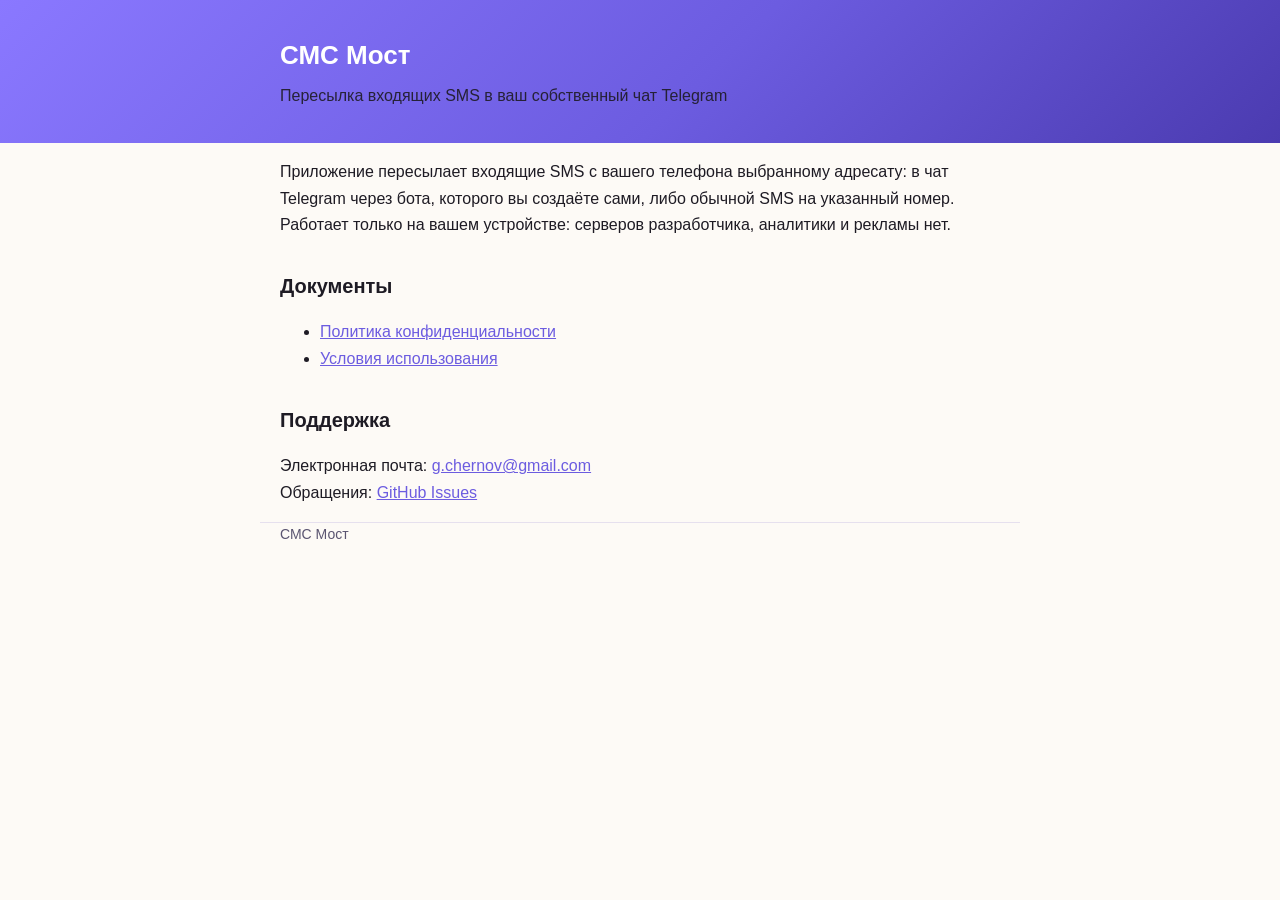
<file: index.html>
<!DOCTYPE html>
<html lang="ru">
<head>
<meta charset="utf-8">
<meta name="viewport" content="width=device-width, initial-scale=1">
<title>СМС Мост — пересылка SMS в Telegram</title>
<link rel="stylesheet" href="style.css">
</head>
<body>
<header>
  <div class="wrap">
    <h1>СМС Мост</h1>
    <p>Пересылка входящих SMS в ваш собственный чат Telegram</p>
  </div>
</header>
<main class="wrap">
  <p>Приложение пересылает входящие SMS с вашего телефона выбранному адресату: в чат
  Telegram через бота, которого вы создаёте сами, либо обычной SMS на указанный номер. Работает только на вашем устройстве: серверов разработчика,
  аналитики и рекламы нет.</p>

  <h2>Документы</h2>
  <ul>
    <li><a href="privacy.html">Политика конфиденциальности</a></li>
    <li><a href="terms.html">Условия использования</a></li>
  </ul>

  <h2>Поддержка</h2>
  <p>Электронная почта: <a href="mailto:g.chernov@gmail.com">g.chernov@gmail.com</a><br>
  Обращения: <a href="https://github.com/Komsomol39/smsrelay-releases/issues">GitHub Issues</a></p>
</main>
<footer class="wrap">СМС Мост</footer>
</body>
</html>
</file>
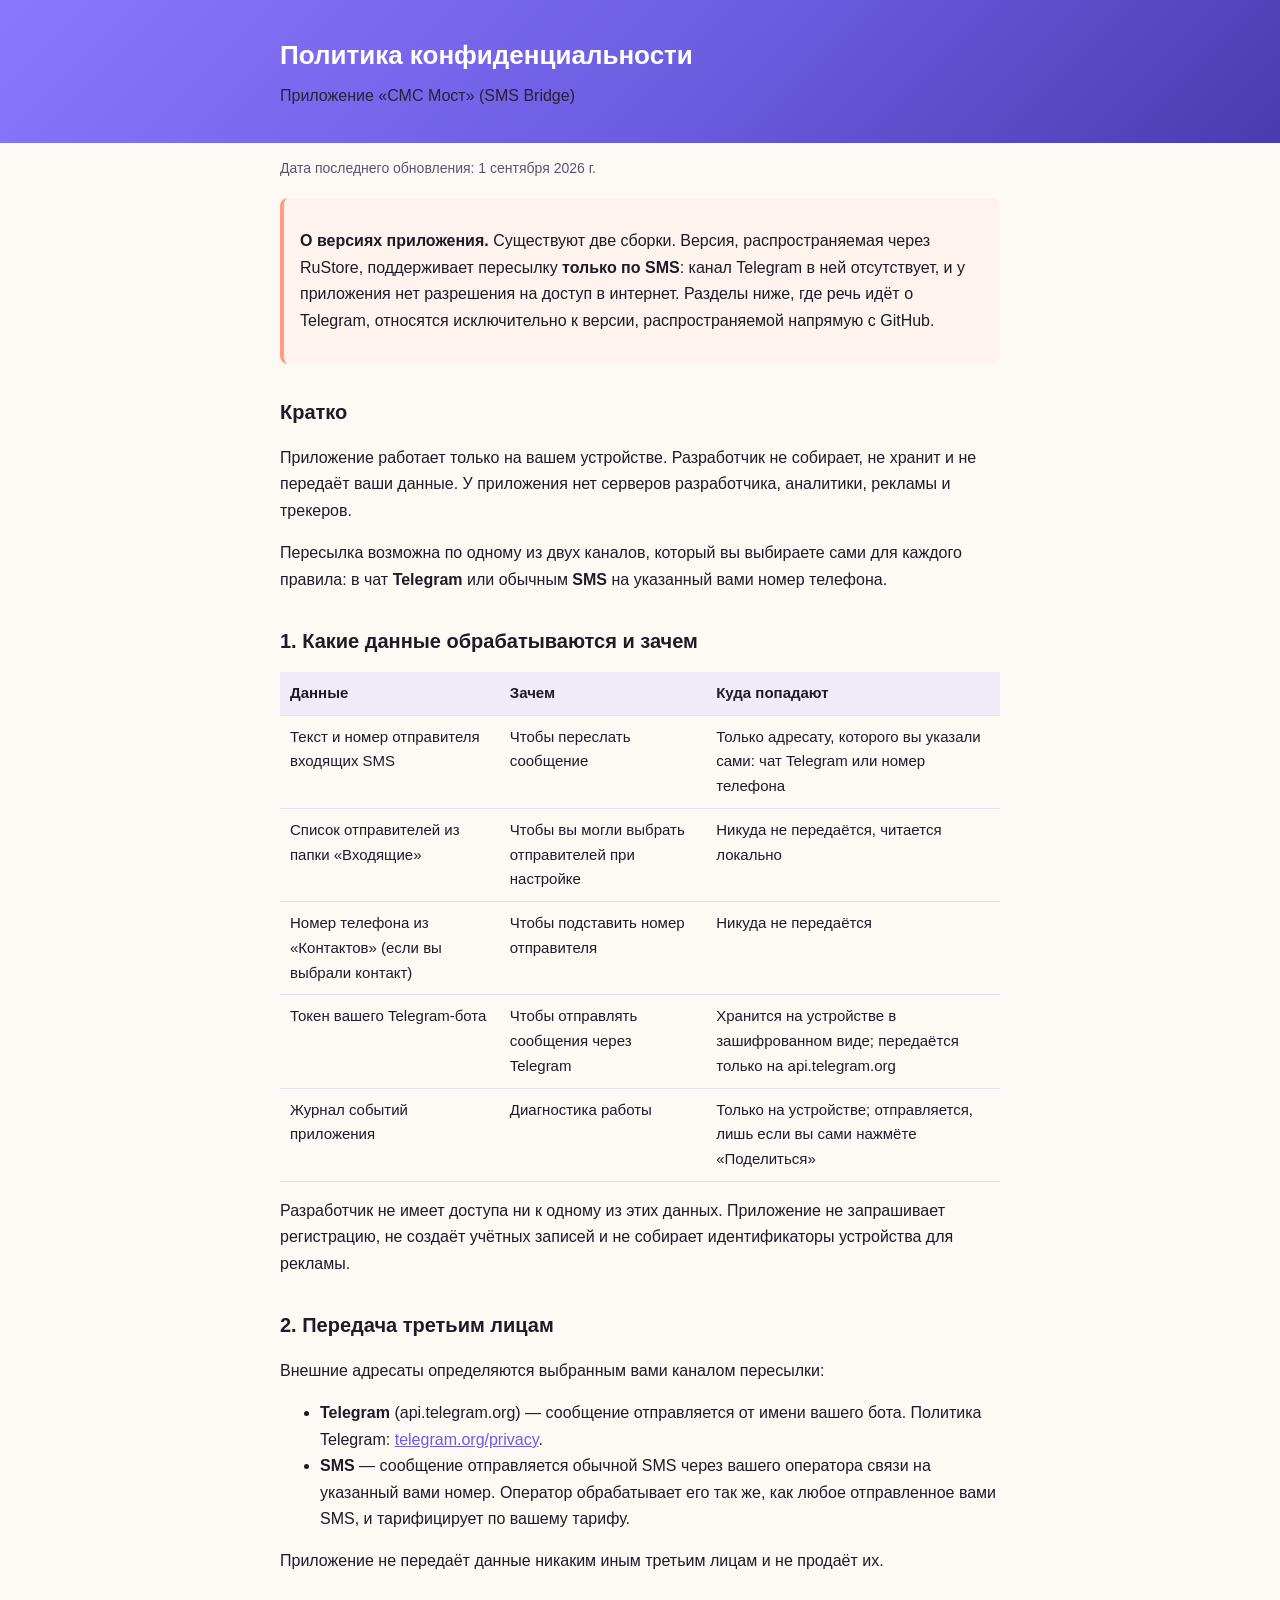
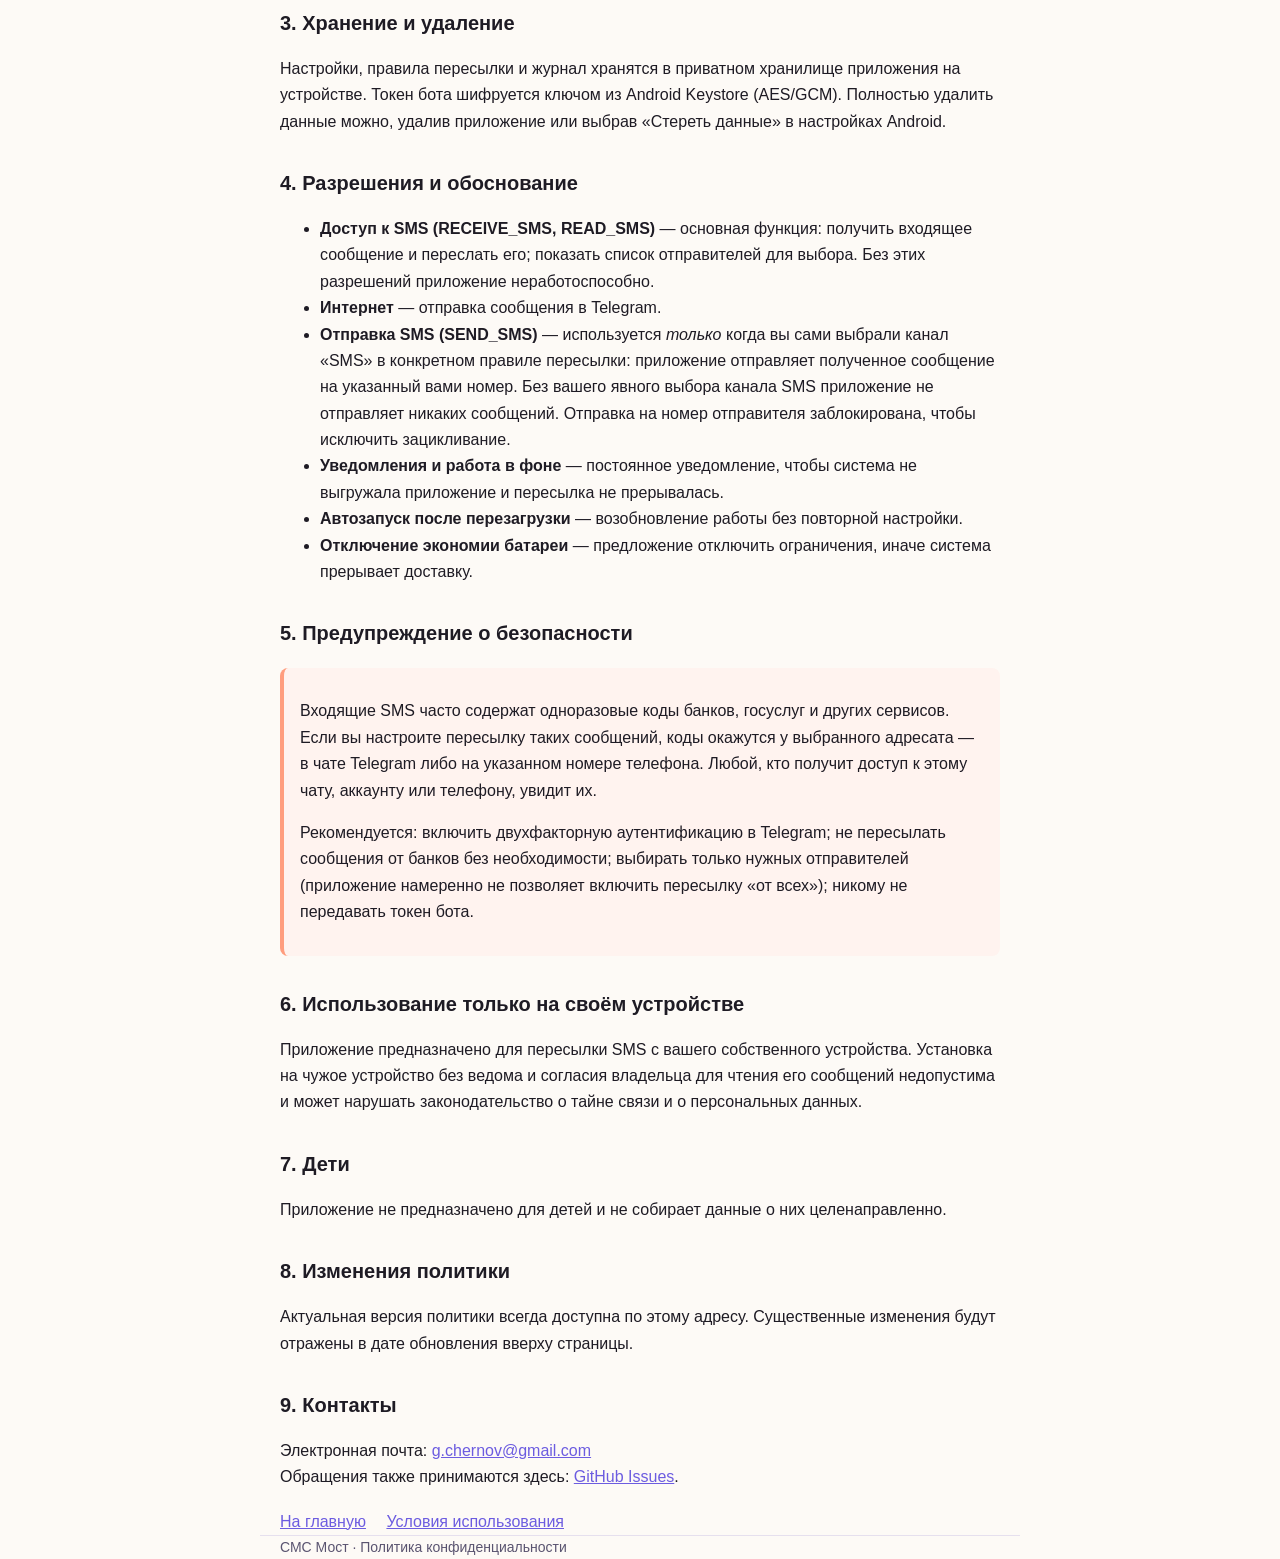
<file: privacy.html>
<!DOCTYPE html>
<html lang="ru">
<head>
<meta charset="utf-8">
<meta name="viewport" content="width=device-width, initial-scale=1">
<title>Политика конфиденциальности — СМС Мост</title>
<link rel="stylesheet" href="style.css">
</head>
<body>
<header>
  <div class="wrap">
    <h1>Политика конфиденциальности</h1>
    <p>Приложение «СМС Мост» (SMS Bridge)</p>
  </div>
</header>
<main class="wrap">
  <p class="muted">Дата последнего обновления: 1 сентября 2026 г.</p>

  <div class="note">
    <p><strong>О версиях приложения.</strong> Существуют две сборки. Версия, распространяемая
    через RuStore, поддерживает пересылку <strong>только по SMS</strong>: канал Telegram в ней
    отсутствует, и у приложения нет разрешения на доступ в интернет. Разделы ниже, где речь
    идёт о Telegram, относятся исключительно к версии, распространяемой напрямую с GitHub.</p>
  </div>

  <h2>Кратко</h2>
  <p>Приложение работает только на вашем устройстве. Разработчик не собирает, не хранит
  и не передаёт ваши данные. У приложения нет серверов разработчика, аналитики, рекламы
  и трекеров.</p>
  <p>Пересылка возможна по одному из двух каналов, который вы выбираете сами для каждого
  правила: в чат <strong>Telegram</strong> или обычным <strong>SMS</strong> на указанный
  вами номер телефона.</p>

  <h2>1. Какие данные обрабатываются и зачем</h2>
  <table>
    <tr><th>Данные</th><th>Зачем</th><th>Куда попадают</th></tr>
    <tr>
      <td>Текст и номер отправителя входящих SMS</td>
      <td>Чтобы переслать сообщение</td>
      <td>Только адресату, которого вы указали сами: чат Telegram или номер телефона</td>
    </tr>
    <tr>
      <td>Список отправителей из папки «Входящие»</td>
      <td>Чтобы вы могли выбрать отправителей при настройке</td>
      <td>Никуда не передаётся, читается локально</td>
    </tr>
    <tr>
      <td>Номер телефона из «Контактов» (если вы выбрали контакт)</td>
      <td>Чтобы подставить номер отправителя</td>
      <td>Никуда не передаётся</td>
    </tr>
    <tr>
      <td>Токен вашего Telegram-бота</td>
      <td>Чтобы отправлять сообщения через Telegram</td>
      <td>Хранится на устройстве в зашифрованном виде; передаётся только на api.telegram.org</td>
    </tr>
    <tr>
      <td>Журнал событий приложения</td>
      <td>Диагностика работы</td>
      <td>Только на устройстве; отправляется, лишь если вы сами нажмёте «Поделиться»</td>
    </tr>
  </table>
  <p>Разработчик не имеет доступа ни к одному из этих данных. Приложение не запрашивает
  регистрацию, не создаёт учётных записей и не собирает идентификаторы устройства
  для рекламы.</p>

  <h2>2. Передача третьим лицам</h2>
  <p>Внешние адресаты определяются выбранным вами каналом пересылки:</p>
  <ul>
    <li><strong>Telegram</strong> (api.telegram.org) — сообщение отправляется от имени
    вашего бота. Политика Telegram:
    <a href="https://telegram.org/privacy">telegram.org/privacy</a>.</li>
    <li><strong>SMS</strong> — сообщение отправляется обычной SMS через вашего оператора
    связи на указанный вами номер. Оператор обрабатывает его так же, как любое
    отправленное вами SMS, и тарифицирует по вашему тарифу.</li>
  </ul>
  <p>Приложение не передаёт данные никаким иным третьим лицам и не продаёт их.</p>

  <h2>3. Хранение и удаление</h2>
  <p>Настройки, правила пересылки и журнал хранятся в приватном хранилище приложения на
  устройстве. Токен бота шифруется ключом из Android Keystore (AES/GCM). Полностью
  удалить данные можно, удалив приложение или выбрав «Стереть данные» в настройках
  Android.</p>

  <h2>4. Разрешения и обоснование</h2>
  <ul>
    <li><strong>Доступ к SMS (RECEIVE_SMS, READ_SMS)</strong> — основная функция: получить
    входящее сообщение и переслать его; показать список отправителей для выбора.
    Без этих разрешений приложение неработоспособно.</li>
    <li><strong>Интернет</strong> — отправка сообщения в Telegram.</li>
    <li><strong>Отправка SMS (SEND_SMS)</strong> — используется <em>только</em> когда вы
    сами выбрали канал «SMS» в конкретном правиле пересылки: приложение отправляет
    полученное сообщение на указанный вами номер. Без вашего явного выбора канала SMS
    приложение не отправляет никаких сообщений. Отправка на номер отправителя
    заблокирована, чтобы исключить зацикливание.</li>
    <li><strong>Уведомления и работа в фоне</strong> — постоянное уведомление, чтобы система
    не выгружала приложение и пересылка не прерывалась.</li>
    <li><strong>Автозапуск после перезагрузки</strong> — возобновление работы без повторной
    настройки.</li>
    <li><strong>Отключение экономии батареи</strong> — предложение отключить ограничения,
    иначе система прерывает доставку.</li>
  </ul>

  <h2>5. Предупреждение о безопасности</h2>
  <div class="note">
    <p>Входящие SMS часто содержат одноразовые коды банков, госуслуг и других сервисов.
    Если вы настроите пересылку таких сообщений, коды окажутся у выбранного адресата —
    в чате Telegram либо на указанном номере телефона.
    Любой, кто получит доступ к этому чату, аккаунту или телефону, увидит их.</p>
    <p>Рекомендуется: включить двухфакторную аутентификацию в Telegram; не пересылать
    сообщения от банков без необходимости; выбирать только нужных отправителей
    (приложение намеренно не позволяет включить пересылку «от всех»); никому не передавать
    токен бота.</p>
  </div>

  <h2>6. Использование только на своём устройстве</h2>
  <p>Приложение предназначено для пересылки SMS с вашего собственного устройства.
  Установка на чужое устройство без ведома и согласия владельца для чтения его сообщений
  недопустима и может нарушать законодательство о тайне связи и о персональных данных.</p>

  <h2>7. Дети</h2>
  <p>Приложение не предназначено для детей и не собирает данные о них целенаправленно.</p>

  <h2>8. Изменения политики</h2>
  <p>Актуальная версия политики всегда доступна по этому адресу. Существенные изменения
  будут отражены в дате обновления вверху страницы.</p>

  <h2>9. Контакты</h2>
  <p>Электронная почта: <a href="mailto:g.chernov@gmail.com">g.chernov@gmail.com</a><br>
  Обращения также принимаются здесь:
  <a href="https://github.com/Komsomol39/smsrelay-releases/issues">GitHub Issues</a>.</p>

  <nav>
    <a href="index.html">На главную</a>
    <a href="terms.html">Условия использования</a>
  </nav>
</main>
<footer class="wrap">СМС Мост · Политика конфиденциальности</footer>
</body>
</html>
</file>
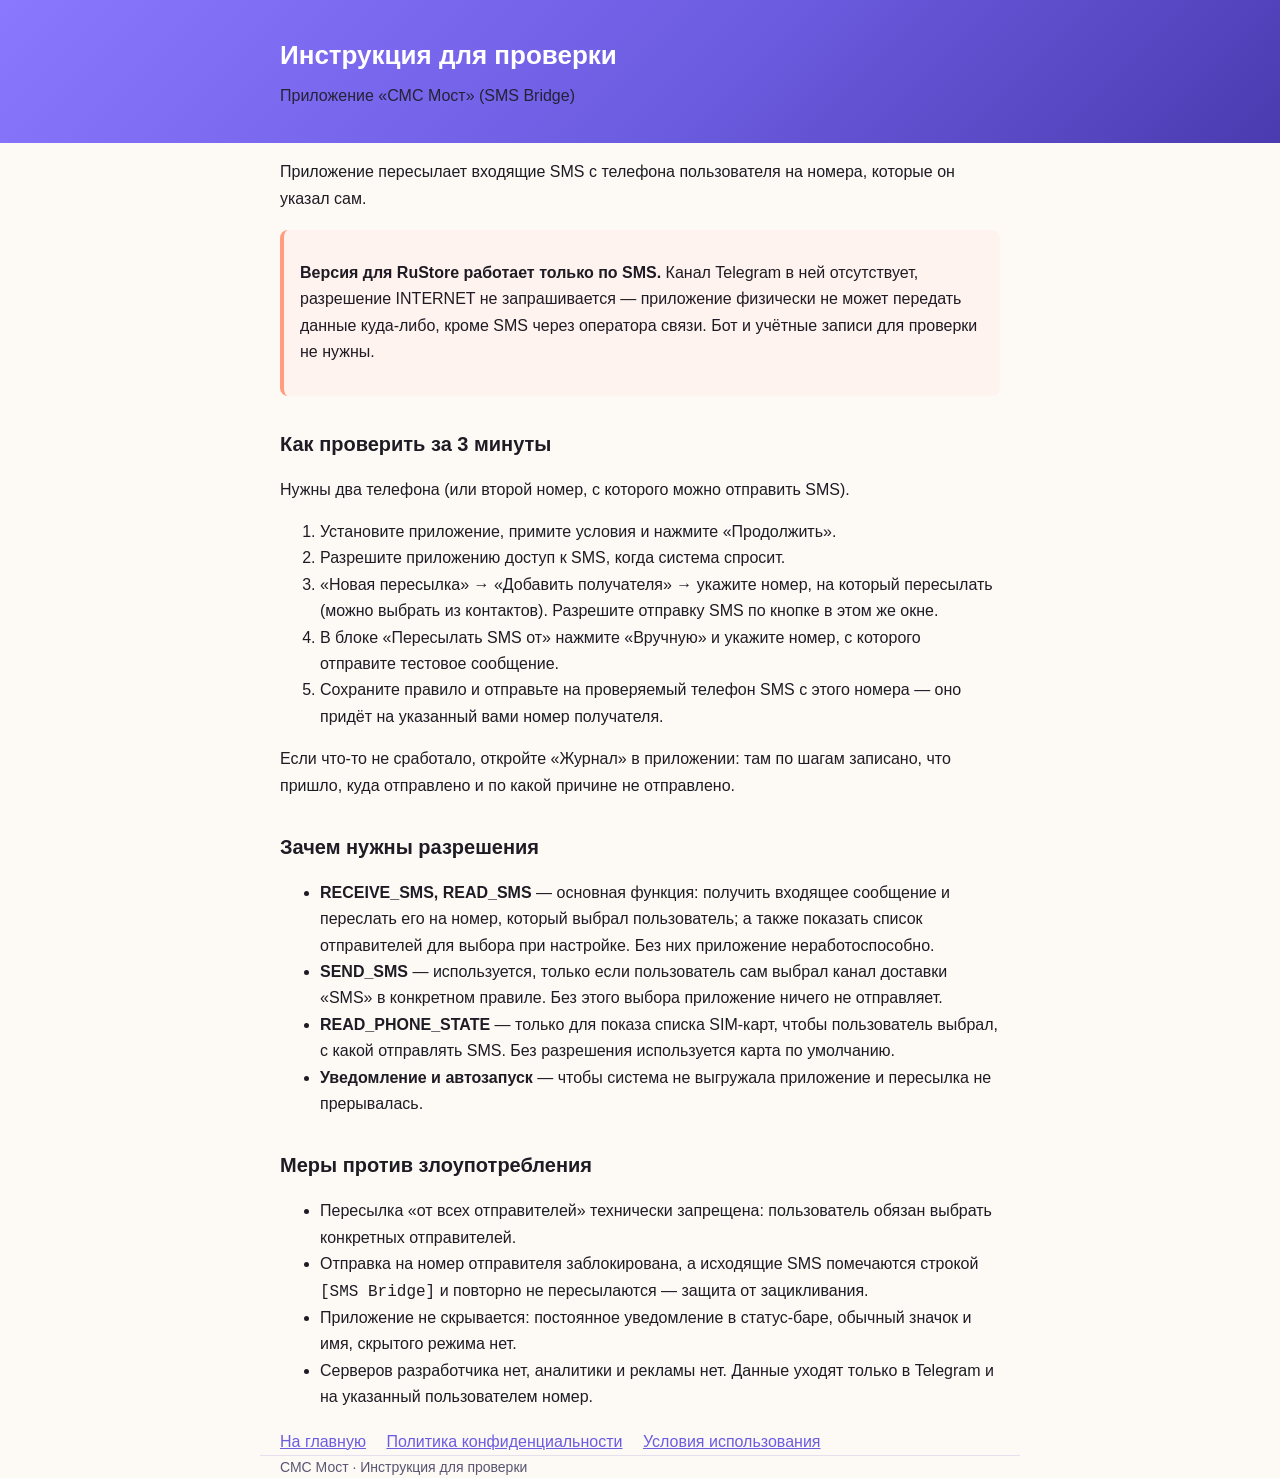
<file: review.html>
<!DOCTYPE html>
<html lang="ru">
<head>
<meta charset="utf-8">
<meta name="viewport" content="width=device-width, initial-scale=1">
<title>Инструкция для проверки — СМС Мост</title>
<link rel="stylesheet" href="style.css">
</head>
<body>
<header>
  <div class="wrap">
    <h1>Инструкция для проверки</h1>
    <p>Приложение «СМС Мост» (SMS Bridge)</p>
  </div>
</header>
<main class="wrap">
  <p>Приложение пересылает входящие SMS с телефона пользователя на номера, которые он
  указал сам.</p>

  <div class="note">
    <p><strong>Версия для RuStore работает только по SMS.</strong> Канал Telegram в ней
    отсутствует, разрешение INTERNET не запрашивается — приложение физически не может
    передать данные куда-либо, кроме SMS через оператора связи. Бот и учётные записи
    для проверки не нужны.</p>
  </div>

  <h2>Как проверить за 3 минуты</h2>
  <p>Нужны два телефона (или второй номер, с которого можно отправить SMS).</p>
  <ol>
    <li>Установите приложение, примите условия и нажмите «Продолжить».</li>
    <li>Разрешите приложению доступ к SMS, когда система спросит.</li>
    <li>«Новая пересылка» → «Добавить получателя» → укажите номер, на который пересылать
    (можно выбрать из контактов). Разрешите отправку SMS по кнопке в этом же окне.</li>
    <li>В блоке «Пересылать SMS от» нажмите «Вручную» и укажите номер, с которого
    отправите тестовое сообщение.</li>
    <li>Сохраните правило и отправьте на проверяемый телефон SMS с этого номера —
    оно придёт на указанный вами номер получателя.</li>
  </ol>
  <p>Если что-то не сработало, откройте «Журнал» в приложении: там по шагам записано,
  что пришло, куда отправлено и по какой причине не отправлено.</p>

  <h2>Зачем нужны разрешения</h2>
  <ul>
    <li><strong>RECEIVE_SMS, READ_SMS</strong> — основная функция: получить входящее
    сообщение и переслать его на номер, который выбрал пользователь; а также показать
    список отправителей для выбора при настройке. Без них приложение неработоспособно.</li>
    <li><strong>SEND_SMS</strong> — используется, только если пользователь сам выбрал
    канал доставки «SMS» в конкретном правиле. Без этого выбора приложение ничего
    не отправляет.</li>
    <li><strong>READ_PHONE_STATE</strong> — только для показа списка SIM-карт, чтобы
    пользователь выбрал, с какой отправлять SMS. Без разрешения используется карта
    по умолчанию.</li>
    <li><strong>Уведомление и автозапуск</strong> — чтобы система не выгружала приложение
    и пересылка не прерывалась.</li>
  </ul>

  <h2>Меры против злоупотребления</h2>
  <ul>
    <li>Пересылка «от всех отправителей» технически запрещена: пользователь обязан
    выбрать конкретных отправителей.</li>
    <li>Отправка на номер отправителя заблокирована, а исходящие SMS помечаются строкой
    <code>[SMS Bridge]</code> и повторно не пересылаются — защита от зацикливания.</li>
    <li>Приложение не скрывается: постоянное уведомление в статус-баре, обычный значок
    и имя, скрытого режима нет.</li>
    <li>Серверов разработчика нет, аналитики и рекламы нет. Данные уходят только в
    Telegram и на указанный пользователем номер.</li>
  </ul>

  <nav>
    <a href="index.html">На главную</a>
    <a href="privacy.html">Политика конфиденциальности</a>
    <a href="terms.html">Условия использования</a>
  </nav>
</main>
<footer class="wrap">СМС Мост · Инструкция для проверки</footer>
</body>
</html>
</file>
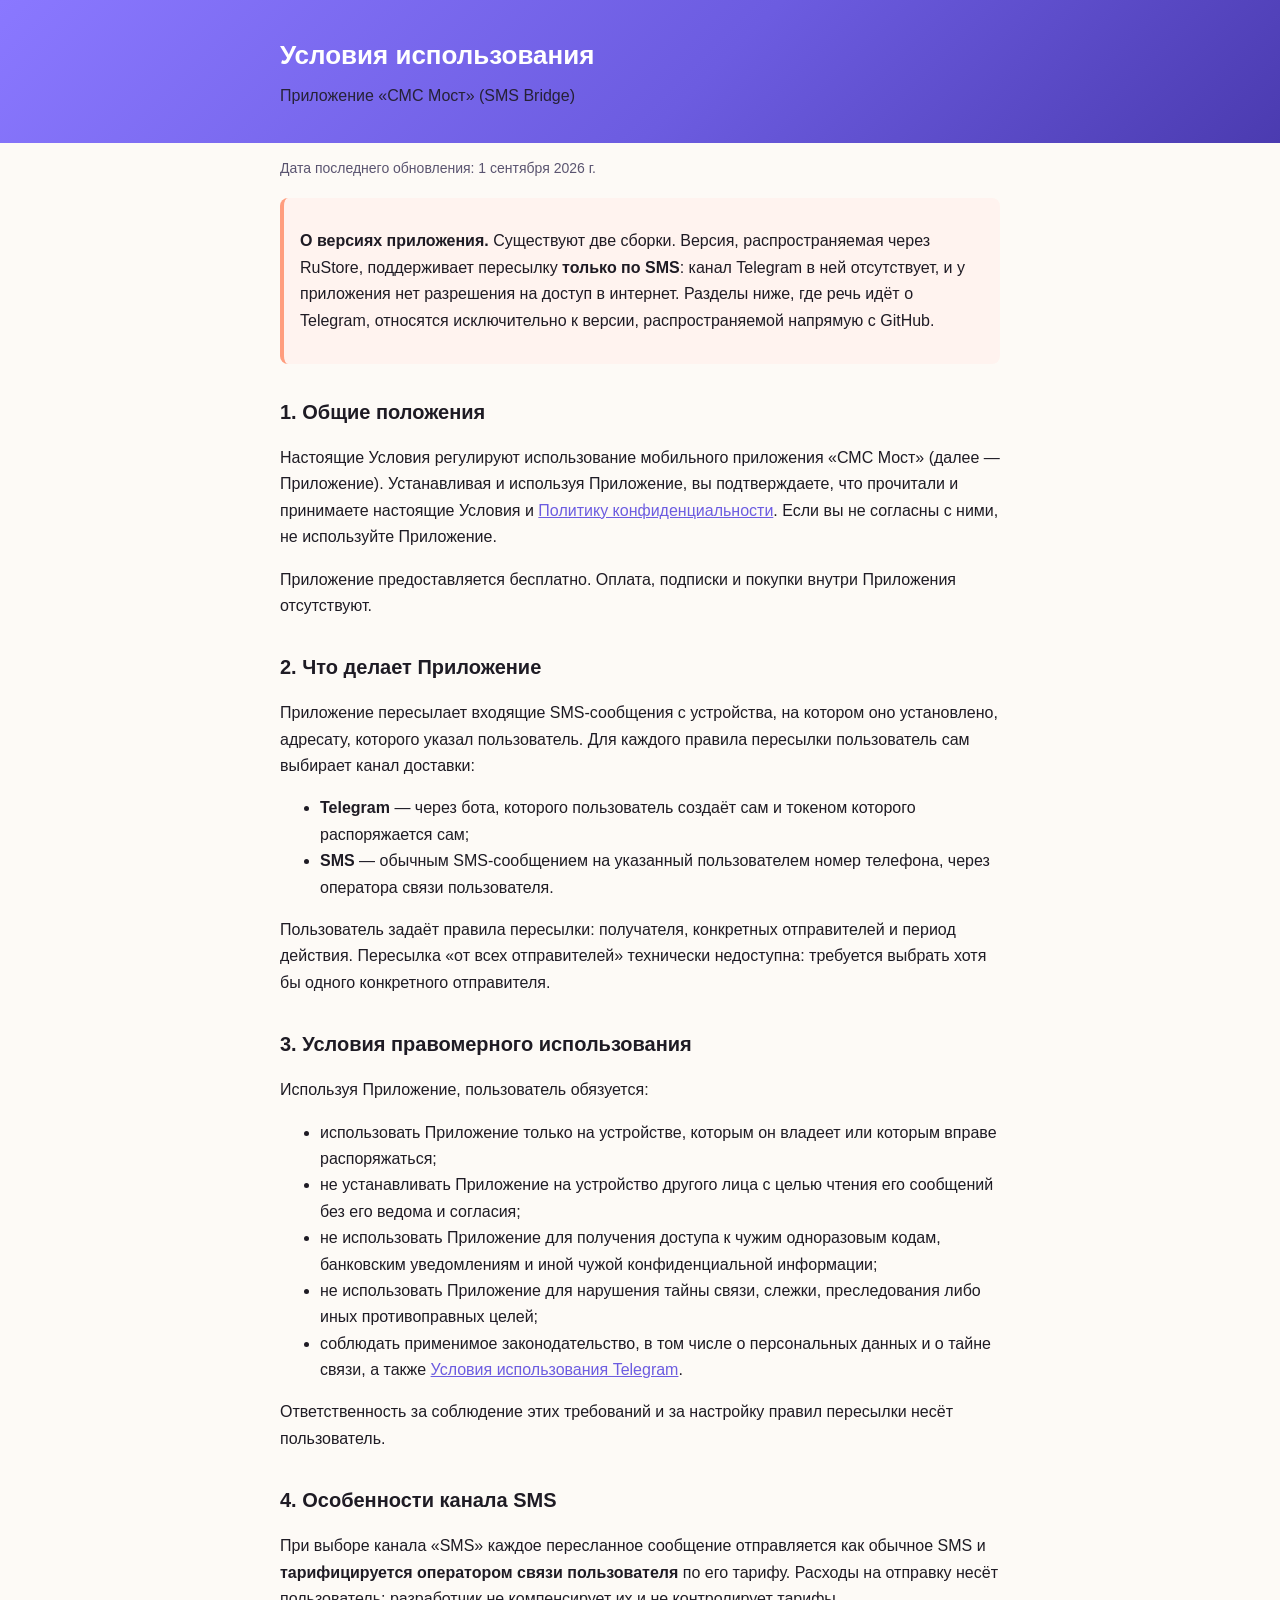
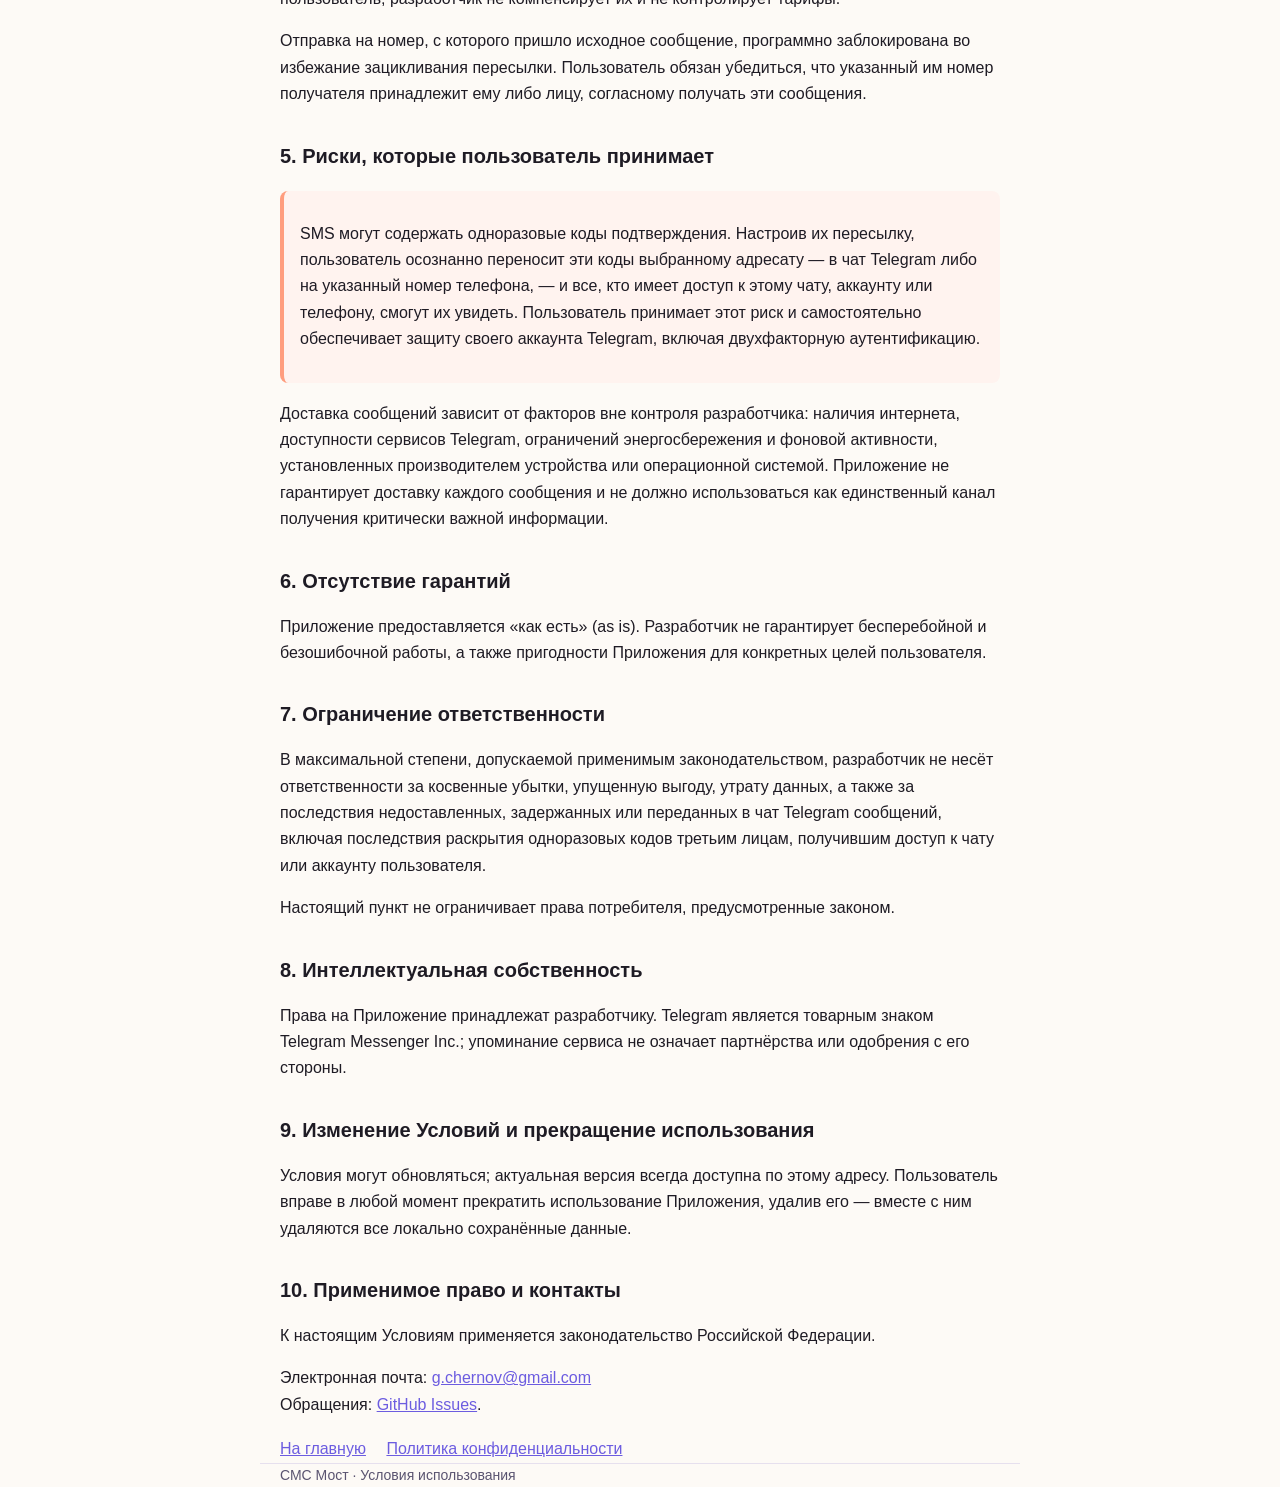
<file: terms.html>
<!DOCTYPE html>
<html lang="ru">
<head>
<meta charset="utf-8">
<meta name="viewport" content="width=device-width, initial-scale=1">
<title>Условия использования — СМС Мост</title>
<link rel="stylesheet" href="style.css">
</head>
<body>
<header>
  <div class="wrap">
    <h1>Условия использования</h1>
    <p>Приложение «СМС Мост» (SMS Bridge)</p>
  </div>
</header>
<main class="wrap">
  <p class="muted">Дата последнего обновления: 1 сентября 2026 г.</p>

  <div class="note">
    <p><strong>О версиях приложения.</strong> Существуют две сборки. Версия, распространяемая
    через RuStore, поддерживает пересылку <strong>только по SMS</strong>: канал Telegram в ней
    отсутствует, и у приложения нет разрешения на доступ в интернет. Разделы ниже, где речь
    идёт о Telegram, относятся исключительно к версии, распространяемой напрямую с GitHub.</p>
  </div>

  <h2>1. Общие положения</h2>
  <p>Настоящие Условия регулируют использование мобильного приложения «СМС Мост»
  (далее — Приложение). Устанавливая и используя Приложение, вы подтверждаете, что
  прочитали и принимаете настоящие Условия и
  <a href="privacy.html">Политику конфиденциальности</a>. Если вы не согласны с ними,
  не используйте Приложение.</p>
  <p>Приложение предоставляется бесплатно. Оплата, подписки и покупки внутри Приложения
  отсутствуют.</p>

  <h2>2. Что делает Приложение</h2>
  <p>Приложение пересылает входящие SMS-сообщения с устройства, на котором оно установлено,
  адресату, которого указал пользователь. Для каждого правила пересылки пользователь сам
  выбирает канал доставки:</p>
  <ul>
    <li><strong>Telegram</strong> — через бота, которого пользователь создаёт сам и токеном
    которого распоряжается сам;</li>
    <li><strong>SMS</strong> — обычным SMS-сообщением на указанный пользователем номер
    телефона, через оператора связи пользователя.</li>
  </ul>
  <p>Пользователь задаёт правила пересылки: получателя, конкретных отправителей и период
  действия. Пересылка «от всех отправителей» технически недоступна: требуется выбрать
  хотя бы одного конкретного отправителя.</p>

  <h2>3. Условия правомерного использования</h2>
  <p>Используя Приложение, пользователь обязуется:</p>
  <ul>
    <li>использовать Приложение только на устройстве, которым он владеет или которым
    вправе распоряжаться;</li>
    <li>не устанавливать Приложение на устройство другого лица с целью чтения его
    сообщений без его ведома и согласия;</li>
    <li>не использовать Приложение для получения доступа к чужим одноразовым кодам,
    банковским уведомлениям и иной чужой конфиденциальной информации;</li>
    <li>не использовать Приложение для нарушения тайны связи, слежки, преследования либо
    иных противоправных целей;</li>
    <li>соблюдать применимое законодательство, в том числе о персональных данных и о
    тайне связи, а также
    <a href="https://telegram.org/tos">Условия использования Telegram</a>.</li>
  </ul>
  <p>Ответственность за соблюдение этих требований и за настройку правил пересылки несёт
  пользователь.</p>

  <h2>4. Особенности канала SMS</h2>
  <p>При выборе канала «SMS» каждое пересланное сообщение отправляется как обычное SMS и
  <strong>тарифицируется оператором связи пользователя</strong> по его тарифу. Расходы на
  отправку несёт пользователь; разработчик не компенсирует их и не контролирует тарифы.</p>
  <p>Отправка на номер, с которого пришло исходное сообщение, программно заблокирована во
  избежание зацикливания пересылки. Пользователь обязан убедиться, что указанный им номер
  получателя принадлежит ему либо лицу, согласному получать эти сообщения.</p>

  <h2>5. Риски, которые пользователь принимает</h2>
  <div class="note">
    <p>SMS могут содержать одноразовые коды подтверждения. Настроив их пересылку,
    пользователь осознанно переносит эти коды выбранному адресату — в чат Telegram либо
    на указанный номер телефона, — и все, кто имеет доступ к этому чату, аккаунту или
    телефону, смогут их увидеть. Пользователь принимает
    этот риск и самостоятельно обеспечивает защиту своего аккаунта Telegram, включая
    двухфакторную аутентификацию.</p>
  </div>
  <p>Доставка сообщений зависит от факторов вне контроля разработчика: наличия интернета,
  доступности сервисов Telegram, ограничений энергосбережения и фоновой активности,
  установленных производителем устройства или операционной системой. Приложение не
  гарантирует доставку каждого сообщения и не должно использоваться как единственный
  канал получения критически важной информации.</p>

  <h2>6. Отсутствие гарантий</h2>
  <p>Приложение предоставляется «как есть» (as is). Разработчик не гарантирует бесперебойной
  и безошибочной работы, а также пригодности Приложения для конкретных целей пользователя.</p>

  <h2>7. Ограничение ответственности</h2>
  <p>В максимальной степени, допускаемой применимым законодательством, разработчик не несёт
  ответственности за косвенные убытки, упущенную выгоду, утрату данных, а также за
  последствия недоставленных, задержанных или переданных в чат Telegram сообщений,
  включая последствия раскрытия одноразовых кодов третьим лицам, получившим доступ к чату
  или аккаунту пользователя.</p>
  <p>Настоящий пункт не ограничивает права потребителя, предусмотренные законом.</p>

  <h2>8. Интеллектуальная собственность</h2>
  <p>Права на Приложение принадлежат разработчику. Telegram является товарным знаком
  Telegram Messenger Inc.; упоминание сервиса не означает партнёрства или одобрения
  с его стороны.</p>

  <h2>9. Изменение Условий и прекращение использования</h2>
  <p>Условия могут обновляться; актуальная версия всегда доступна по этому адресу. Пользователь
  вправе в любой момент прекратить использование Приложения, удалив его — вместе с ним
  удаляются все локально сохранённые данные.</p>

  <h2>10. Применимое право и контакты</h2>
  <p>К настоящим Условиям применяется законодательство Российской Федерации.</p>
  <p>Электронная почта: <a href="mailto:g.chernov@gmail.com">g.chernov@gmail.com</a><br>
  Обращения: <a href="https://github.com/Komsomol39/smsrelay-releases/issues">GitHub Issues</a>.</p>

  <nav>
    <a href="index.html">На главную</a>
    <a href="privacy.html">Политика конфиденциальности</a>
  </nav>
</main>
<footer class="wrap">СМС Мост · Условия использования</footer>
</body>
</html>
</file>
<file: style.css>
:root { --ink:#1e1b24; --muted:#5a5470; --accent:#6c5ce0; --line:#e6e0ee; }
* { box-sizing:border-box; }
body { margin:0; background:#fdfaf6; color:var(--ink);
  font:16px/1.65 -apple-system,BlinkMacSystemFont,"Segoe UI",Roboto,Arial,sans-serif; }
header { background:linear-gradient(135deg,#8a78ff,#6c5ce0 55%,#4b3bb0); color:#fff; padding:34px 20px; }
.wrap { max-width:760px; margin:0 auto; padding:0 20px; }
header .wrap { padding:0 20px; }
h1 { margin:0 0 6px; font-size:26px; }
header p { margin:0; opacity:.9; }
main { padding:28px 0 60px; }
h2 { margin:32px 0 10px; font-size:20px; }
h3 { margin:22px 0 8px; font-size:17px; }
p, li { color:var(--ink); }
.muted { color:var(--muted); font-size:14px; }
a { color:var(--accent); }
table { width:100%; border-collapse:collapse; margin:14px 0; font-size:15px; }
th, td { text-align:left; padding:9px 10px; border-bottom:1px solid var(--line); vertical-align:top; }
th { background:#f0ebf6; }
.note { background:#fff3ef; border-left:4px solid #ff9d7e; padding:14px 16px; border-radius:8px; margin:18px 0; }
nav { margin:18px 0 0; }
nav a { display:inline-block; margin-right:16px; }
footer { border-top:1px solid var(--line); padding:22px 0; color:var(--muted); font-size:14px; }
</file>
